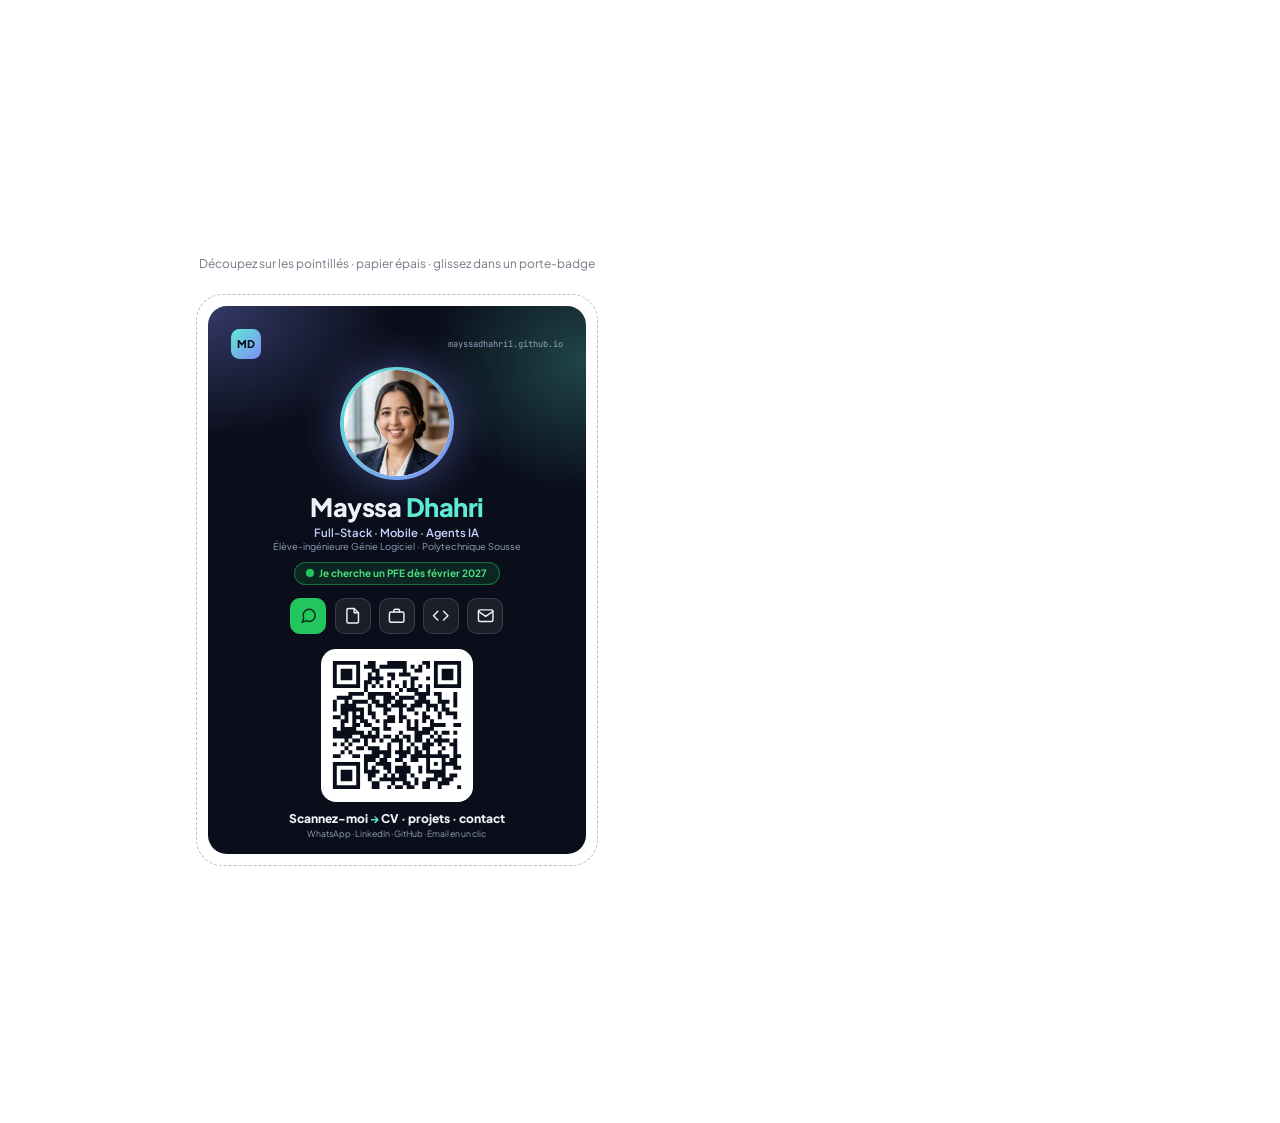
<file: badge/badge.html>
<!DOCTYPE html>
<html lang="fr">
<head>
  <meta charset="UTF-8" />
  <title>Badge · Mayssa Dhahri</title>
  <!--
    BADGE À IMPRIMER
    1. Ouvrir ce fichier dans Chrome
    2. Ctrl + P  →  Destination : votre imprimante (ou « Enregistrer au format PDF »)
    3. Plus de paramètres  →  Échelle : 100 %  et cocher « Graphiques d'arrière-plan »
    Le texte vient de data/profile.js et le QR code de assets/qr-code.svg
  -->
  <link href="https://fonts.googleapis.com/css2?family=Plus+Jakarta+Sans:wght@500;600;700;800&family=JetBrains+Mono:wght@500&display=swap" rel="stylesheet" />
  <style>
    @page { size: A4; margin: 0; }
    * { box-sizing: border-box; margin: 0; padding: 0; }
    body {
      font-family: "Plus Jakarta Sans", sans-serif; width: 210mm; height: 297mm;
      display: flex; flex-direction: column; align-items: center; justify-content: center; gap: 6mm;
      -webkit-print-color-adjust: exact; print-color-adjust: exact;
    }
    .hint { font-size: 9pt; color: #778; }
    /* Pointillés de découpe */
    .cut { padding: 3mm; border: .3mm dashed #b8bccb; border-radius: 7mm; }
    /* Badge : 100 x 145 mm (rentre dans un porte-badge standard) */
    .badge {
      width: 100mm; height: 145mm; border-radius: 5mm; overflow: hidden; color: #eef1f8;
      display: flex; flex-direction: column; align-items: center; position: relative;
      background: #0a0e1a;
      background-image:
        radial-gradient(70mm 50mm at 0% 0%, rgba(129,140,248,.35), transparent 70%),
        radial-gradient(60mm 50mm at 100% 10%, rgba(94,234,212,.25), transparent 70%);
    }
    .top { width: 100%; display: flex; justify-content: space-between; align-items: center; padding: 6mm 6mm 0; }
    .logo { width: 8mm; height: 8mm; border-radius: 2.2mm; background: linear-gradient(135deg,#5eead4,#818cf8); color: #0a0e1a; font-weight: 800; font-size: 8pt; display: grid; place-items: center; }
    .dom { font-family: "JetBrains Mono", monospace; font-size: 6.5pt; color: #94a0bd; }
    .ph { width: 30mm; height: 30mm; border-radius: 50%; padding: 1mm; background: linear-gradient(135deg,#5eead4,#818cf8); margin-top: 2mm; box-shadow: 0 0 12mm rgba(129,140,248,.45); }
    .ph img { width: 100%; height: 100%; border-radius: 50%; object-fit: cover; background: #fff; display: block; }
    .name { font-size: 19pt; font-weight: 800; letter-spacing: -.02em; margin-top: 3mm; }
    .name #fn { color: #eef1f8; }
    .name #ln { color: #5eead4; }
    .role { font-size: 8.5pt; color: #c7d2fe; font-weight: 600; margin-top: .5mm; }
    .school { font-size: 7pt; color: #94a0bd; }
    .pill { display: flex; align-items: center; gap: 1.5mm; margin-top: 2.5mm; font-size: 7.5pt; font-weight: 700; color: #4ade80; background: rgba(34,197,94,.13); border: .3mm solid rgba(34,197,94,.45); padding: 1.2mm 3mm; border-radius: 99px; }
    .pill i { width: 2mm; height: 2mm; border-radius: 50%; background: #22c55e; }
    .apps { display: flex; gap: 2.2mm; margin-top: 3.5mm; }
    .app { width: 9.5mm; height: 9.5mm; border-radius: 2.6mm; display: grid; place-items: center; background: rgba(255,255,255,.07); border: .25mm solid rgba(255,255,255,.14); }
    .app svg { width: 4.6mm; height: 4.6mm; }
    .app.wa { background: #22c55e; border-color: #22c55e; color: #052e16; }
    .qrbox { margin-top: 4mm; background: #fff; border-radius: 4mm; padding: 2.2mm; }
    .qrbox img { width: 36mm; height: 36mm; display: block; }
    .scan { margin-top: 2.5mm; font-size: 9pt; font-weight: 800; }
    .scan b { color: #5eead4; }
    .sub { font-size: 6.5pt; color: #94a0bd; margin-top: .5mm; }
  </style>
</head>
<body>
  <div class="hint">Découpez sur les pointillés · papier épais · glissez dans un porte-badge</div>
  <div class="cut">
    <div class="badge">
      <div class="top"><div class="logo">MD</div><div class="dom" id="dom">mayssadhahri1.github.io</div></div>
      <div class="ph"><img src="../assets/img/photo.png" alt="Photo" /></div>
      <div class="name"><span id="fn">Mayssa</span> <span id="ln">Dhahri</span></div>
      <div class="role" id="tagline">Full-Stack · Mobile · Agents IA</div>
      <div class="school" id="school">Élève-ingénieure Génie Logiciel · Polytechnique Sousse</div>
      <div class="pill"><i></i><span id="avail">Je cherche un PFE dès février 2027</span></div>
      <!-- Petites icônes qui rappellent les boutons du site -->
      <div class="apps">
        <div class="app wa"><svg viewBox="0 0 24 24" fill="none" stroke="currentColor" stroke-width="2" stroke-linecap="round" stroke-linejoin="round"><path d="M21 11.5a8.4 8.4 0 0 1-12.3 7.4L3 21l2.1-5.6A8.4 8.4 0 1 1 21 11.5z"/></svg></div>
        <div class="app"><svg viewBox="0 0 24 24" fill="none" stroke="currentColor" stroke-width="2" stroke-linecap="round" stroke-linejoin="round"><path d="M14 2H6a2 2 0 0 0-2 2v16a2 2 0 0 0 2 2h12a2 2 0 0 0 2-2V8z"/><path d="M14 2v6h6"/></svg></div>
        <div class="app"><svg viewBox="0 0 24 24" fill="none" stroke="currentColor" stroke-width="2" stroke-linecap="round" stroke-linejoin="round"><rect x="2" y="7" width="20" height="14" rx="2"/><path d="M16 7V5a2 2 0 0 0-2-2h-4a2 2 0 0 0-2 2v2"/></svg></div>
        <div class="app"><svg viewBox="0 0 24 24" fill="none" stroke="currentColor" stroke-width="2" stroke-linecap="round" stroke-linejoin="round"><path d="M16 18l6-6-6-6M8 6l-6 6 6 6"/></svg></div>
        <div class="app"><svg viewBox="0 0 24 24" fill="none" stroke="currentColor" stroke-width="2" stroke-linecap="round" stroke-linejoin="round"><rect x="2" y="4" width="20" height="16" rx="2"/><path d="M22 6l-10 7L2 6"/></svg></div>
      </div>
      <div class="qrbox"><img src="../assets/qr-code.svg" alt="QR code" /></div>
      <div class="scan">Scannez-moi <b>→</b> CV · projets · contact</div>
      <div class="sub">WhatsApp · LinkedIn · GitHub · Email en un clic</div>
    </div>
  </div>

  <!-- Remplit le badge avec les données du portfolio (si elles changent, le badge suit) -->
  <script src="../data/profile.js"></script>
  <script>
    (function () {
      var P = window.PROFILE; if (!P) return;
      document.getElementById('fn').textContent = P.identity.firstName;
      document.getElementById('ln').textContent = P.identity.lastName;
      document.getElementById('tagline').textContent = P.identity.tagline;
      document.getElementById('avail').textContent = 'Je cherche un ' + P.identity.availability.replace('à partir de', 'dès');
      document.getElementById('dom').textContent = P.site.url.replace(/^https?:\/\//, '').replace(/\/$/, '');
    })();
  </script>
</body>
</html>
</file>
